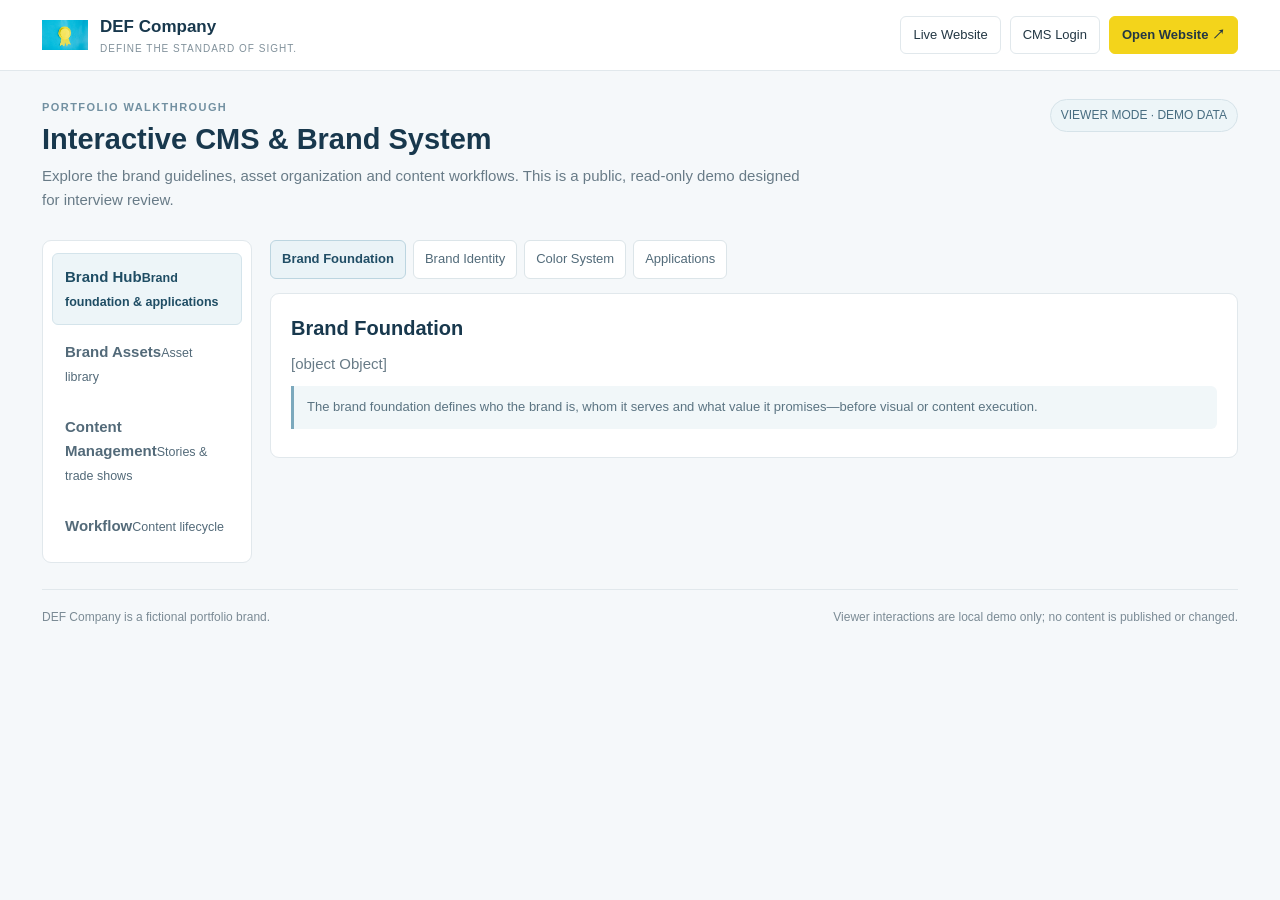
<file: interview-demo.html>
<!doctype html>
<html lang="zh-CN"><head><meta charset="utf-8"><meta name="viewport" content="width=device-width,initial-scale=1"><title>DEF Company | Interactive Portfolio Demo</title><meta name="description" content="Interactive, read-only portfolio walkthrough of DEF Company's brand hub, asset library and content management workflow."><style>
:root{--navy:#18384d;--blue:#2f6d91;--yellow:#f3d41b;--ink:#233744;--muted:#687b87;--line:#e1e8ec;--paper:#f5f8fa;--white:#fff}*{box-sizing:border-box}body{margin:0;background:var(--paper);color:var(--ink);font:15px/1.6 Inter,Arial,"Noto Sans SC",sans-serif}.top{background:#fff;border-bottom:1px solid var(--line);position:sticky;top:0;z-index:5}.topin{max-width:1240px;margin:auto;padding:12px 22px;display:flex;align-items:center;justify-content:space-between;gap:14px}.brand{display:flex;align-items:center;gap:12px}.brand img{width:46px;height:46px;object-fit:contain}.brand strong{display:block;color:var(--navy);font-size:17px}.brand small{display:block;color:#81919b;font-size:10px;letter-spacing:.1em}.toplinks{display:flex;gap:9px;flex-wrap:wrap}.toplinks a,.toplinks button{border:1px solid var(--line);background:#fff;color:var(--ink);padding:8px 12px;border-radius:6px;text-decoration:none;font:inherit;font-size:13px;cursor:pointer}.toplinks .live{background:var(--yellow);border-color:var(--yellow);font-weight:700}.shell{max-width:1240px;margin:auto;padding:28px 22px 60px}.intro{display:flex;justify-content:space-between;align-items:flex-start;gap:18px;margin-bottom:22px}.eyebrow{font-size:11px;font-weight:750;letter-spacing:.13em;color:#7290a1;text-transform:uppercase}.intro h1{font-size:29px;margin:4px 0;color:var(--navy);line-height:1.3}.intro p{margin:6px 0;color:var(--muted);max-width:760px}.readonly{border:1px solid #d6e3e9;background:#edf5f8;border-radius:20px;padding:6px 10px;font-size:12px;color:#476c80;white-space:nowrap}.layout{display:grid;grid-template-columns:210px minmax(0,1fr);gap:18px}.sidebar{background:#fff;border:1px solid var(--line);border-radius:9px;padding:9px;align-self:start;position:sticky;top:82px}.sidebar button{display:block;width:100%;border:1px solid transparent;background:transparent;text-align:left;padding:11px 12px;border-radius:6px;cursor:pointer;color:#536a79;font:inherit;margin:3px 0}.sidebar button.active{background:#edf5f8;border-color:#d4e4eb;color:#1f4d64;font-weight:700}.sidebar button:hover{background:#f5f8fa}.panel{min-width:0}.card{background:#fff;border:1px solid var(--line);border-radius:9px;padding:18px 20px;margin-bottom:13px}.card h2{font-size:20px;color:var(--navy);margin:0 0 8px}.card h3{font-size:17px;color:#31556a;margin:16px 0 8px}.card h4{font-size:15px;margin:12px 0 5px;color:#3b5667}.card p{color:var(--muted);margin:4px 0 9px}.card ul{margin:4px 0 0;padding-left:20px;color:#5d707d}.card li{margin:5px 0}.tabbar{display:flex;flex-wrap:wrap;gap:7px;margin:0 0 14px}.tabbar button,.filterbar button{border:1px solid #dce5e9;background:#fff;color:#526b7a;border-radius:6px;padding:8px 11px;cursor:pointer;font:inherit;font-size:13px}.tabbar button.active,.filterbar button.active{background:#eaf3f7;border-color:#bcd5e0;color:#214e66;font-weight:700}.grid{display:grid;grid-template-columns:repeat(2,minmax(0,1fr));gap:10px}.mini{border:1px solid #e5ecef;border-radius:7px;padding:12px}.mini strong{display:block;color:#345366}.mini p{font-size:13px;margin:5px 0 0}.tablewrap{overflow:auto}.table{width:100%;border-collapse:collapse;min-width:540px;font-size:14px}.table th,.table td{text-align:left;vertical-align:top;padding:10px;border-bottom:1px solid #e8edef}.table th{background:#f4f7f8;color:#536a79}.table td{color:#617582}.button{background:var(--yellow);border:1px solid #ddc700;color:#27343b;border-radius:6px;padding:9px 13px;font-weight:700;cursor:pointer}.filterbar{display:flex;gap:7px;flex-wrap:wrap;margin-bottom:12px}.records{display:grid;gap:8px}.record{display:flex;justify-content:space-between;align-items:center;gap:12px;padding:12px 14px;border:1px solid var(--line);border-radius:7px;background:#fff;text-align:left;cursor:pointer;color:inherit;width:100%;font:inherit}.record:hover{border-color:#9abed1;background:#f8fcfe}.record strong{display:block;color:#2c4c60}.record small{color:#7a8b95}.record .arrow{color:#7892a1}.assets{display:grid;grid-template-columns:repeat(3,minmax(0,1fr));gap:10px}.asset{border:1px solid var(--line);border-radius:8px;overflow:hidden;background:#fff;cursor:pointer;text-align:left;color:inherit;padding:0;font:inherit}.asset .visual{height:110px;background:linear-gradient(135deg,#e9f1f5,#cbdce6);display:flex;align-items:center;justify-content:center;color:#476c80;font-weight:700;letter-spacing:.05em}.asset:nth-child(3n+2) .visual{background:linear-gradient(135deg,#f8f1db,#e9d88d)}.asset:nth-child(3n) .visual{background:linear-gradient(135deg,#e7eee9,#bfd6c9)}.asset div:last-child{padding:10px}.asset strong{display:block;font-size:14px}.asset small{color:var(--muted)}.notice{border-left:3px solid #7ca9bd;background:#f1f7f9;padding:11px 13px;border-radius:0 6px 6px 0;color:#5b7482;font-size:13px;margin:10px 0}.modal{position:fixed;inset:0;background:#142d3b99;display:none;align-items:center;justify-content:center;padding:18px;z-index:20}.modal.open{display:flex}.modalbox{max-width:700px;width:100%;max-height:88vh;overflow:auto;background:#fff;border-radius:10px;padding:22px}.modalhead{display:flex;justify-content:space-between;gap:12px;align-items:center}.modalhead h2{margin:0;color:var(--navy)}.close{border:1px solid var(--line);border-radius:5px;background:white;padding:7px 10px;cursor:pointer}.footer{border-top:1px solid var(--line);padding-top:18px;margin-top:26px;color:#7b8b95;font-size:12px;display:flex;justify-content:space-between;gap:12px;flex-wrap:wrap}@media(max-width:800px){.layout{grid-template-columns:1fr}.sidebar{position:static;display:flex;overflow:auto}.sidebar button{min-width:140px}.assets{grid-template-columns:repeat(2,minmax(0,1fr))}.intro{display:block}.readonly{display:inline-block;margin-top:10px}}@media(max-width:520px){.topin{align-items:flex-start}.toplinks{justify-content:flex-end}.shell{padding:20px 14px}.grid{grid-template-columns:1fr}.assets{grid-template-columns:1fr}.brand small{display:none}}
</style></head><body>
<header class="top"><div class="topin"><div class="brand"><img src="/images/logo.jpg" alt="DEF logo"><div><strong>DEF Company</strong><small>DEFINE THE STANDARD OF SIGHT.</small></div></div><div class="toplinks"><a href="/" target="_blank" rel="noopener">Live Website</a><a href="/admin/" target="_blank" rel="noopener">CMS Login</a><button class="live" onclick="window.open('/','_blank')">Open Website ↗</button></div></div></header>
<div class="shell"><div class="intro"><div><div class="eyebrow">Portfolio walkthrough</div><h1>Interactive CMS & Brand System</h1><p>Explore the brand guidelines, asset organization and content workflows. This is a public, read-only demo designed for interview review.</p></div><span class="readonly">VIEWER MODE · DEMO DATA</span></div>
<div class="layout"><nav class="sidebar" id="nav"></nav><main class="panel" id="panel"></main></div><div class="footer"><span>DEF Company is a fictional portfolio brand.</span><span>Viewer interactions are local demo only; no content is published or changed.</span></div></div>
<div class="modal" id="modal" onclick="if(event.target===this)closeModal()"><div class="modalbox"><div class="modalhead"><h2 id="modalTitle"></h2><button class="close" onclick="closeModal()">Close</button></div><div id="modalBody"></div></div></div>
<script>
const navItems=[['brand','Brand Hub','Brand foundation & applications'],['assets','Brand Assets','Asset library'],['content','Content Management','Stories & trade shows'],['workflow','Workflow','Content lifecycle']];
let active='brand',sub='foundation',contentTab='stories',filter='all',guidelines=null,shows=[],articles=[];
const nav=document.getElementById('nav'),panel=document.getElementById('panel');
function esc(s){return String(s??'').replace(/[&<>"]/g,c=>({'&':'&amp;','<':'&lt;','>':'&gt;','"':'&quot;'}[c]))}
function card(title,body){return '<section class="card"><h2>'+title+'</h2>'+body+'</section>'}
function list(arr){return '<ul>'+((arr||[]).map(x=>'<li>'+esc(x)+'</li>').join(''))+'</ul>'}
function tabs(items,current,fn){return '<div class="tabbar">'+items.map(([id,label])=>'<button class="'+(id===current?'active':'')+'" onclick="'+fn+'(\''+id+'\')">'+label+'</button>').join('')+'</div>'}
function switchNav(id){active=id;render()}
function setSub(id){sub=id;render()}
function setContentTab(id){contentTab=id;render()}
function setFilter(id){filter=id;render()}
function renderNav(){nav.innerHTML=navItems.map(([id,title,desc])=>'<button class="'+(id===active?'active':'')+'" onclick="switchNav(\''+id+'\')"><strong>'+title+'</strong><small>'+desc+'</small></button>').join('')}
function render(){
 renderNav();
 if(active==='brand')renderBrand();else if(active==='assets')renderAssets();else if(active==='content')renderContent();else renderWorkflow();
}
function renderBrand(){
 const b=guidelines||{};
 const sections=[['foundation','Brand Foundation'],['identity','Brand Identity'],['colors','Color System'],['applications','Applications']];
 panel.innerHTML=tabs(sections,sub,'setSub')+(sub==='foundation'?renderFoundation(b):sub==='identity'?renderIdentity(b):sub==='colors'?renderColors(b):renderApplications(b));
}
function renderFoundation(b){const f=b.foundation||{};return card('Brand Foundation', '<p>'+esc(f)+'</p><div class="notice">The brand foundation defines who the brand is, whom it serves and what value it promises—before visual or content execution.</div>')}
function renderIdentity(b){return card('Brand Identity', '<div class="grid"><div class="mini"><strong>Logo system</strong><p>Primary color, reverse white and monochrome variants with usage rules.</p></div><div class="mini"><strong>Verbal identity</strong><p>Voice, tone by context, terminology and writing principles.</p></div><div class="mini"><strong>Typography</strong><p>Font family, hierarchy and practical layout usage.</p></div><div class="mini"><strong>Imagery</strong><p>Product, application, technical and trade-show imagery standards.</p></div></div>')}
function renderColors(b){const colors=b.colors||[];return card('Color System','<p>Colors are grouped by role and usage; click a swatch to inspect its details.</p><div class="assets">'+colors.map(c=>'<button class="asset" onclick="openModal(\''+esc(c.name)+'\',\'<p><b>HEX:</b> '+esc(c.hex)+'<br><b>Role:</b> '+esc(c.role)+'<br><b>Usage:</b> '+esc(c.use)+'</p>\')"><div class="visual" style="background:'+esc(c.hex)+';color:'+contrast(c.hex)+'">'+esc(c.hex)+'</div><div><strong>'+esc(c.name)+'</strong><small>'+esc(c.role)+'</small></div></button>').join('')+'</div>')}
function contrast(hex){return /^#([0-9a-f]{6})$/i.test(hex)&&parseInt(hex.slice(1,3),16)*.299+parseInt(hex.slice(3,5),16)*.587+parseInt(hex.slice(5,7),16)*.114>160?'#223':'#fff'}
function renderApplications(b){const a=b.applications||{},t=a.tradeShow||{};return card('Applications · Brand in practice','<p>Website, social and exhibition applications with reusable standards and a measurable workflow.</p><div class="grid"><div class="mini"><strong>Website</strong>'+list(a.website?.rules||[])+'</div><div class="mini"><strong>Social Media</strong><h4>Single-image template</h4>'+list(a.social?.singleImage||[])+'<h4>Carousel</h4>'+list(a.social?.carousel||[])+'<h4>Video</h4>'+list(a.social?.video||[])+'</div></div>')+card('Trade Show Management','<p>'+esc(t.summary||'')+'</p><h3>Pre-show</h3>'+list(t.pre||[])+'<h3>On-site</h3>'+list(t.onsite||[])+'<h3>Post-show</h3>'+list(t.post||[]))+card('Workflow & Evaluation','<div class="notice">'+esc(t.funnel?.title||'')+'</div><div class="grid">'+(t.funnel?.steps||[]).map((s,i)=>'<div class="mini"><strong>'+String(i+1).padStart(2,'0')+' · '+esc(s.name)+'</strong><p>'+esc(s.detail)+'</p></div>').join('')+'</div><h3>Event KPIs</h3>'+list(t.kpis||[])+'<p><b>CPL formula:</b> Total exhibition cost ÷ qualified leads.</p><h3>Lead qualification</h3>'+list((t.leadTierDefinitions||[]).map(x=>x.tier+' · '+x.name+'：'+x.definition)))+card('Operational Templates','<div class="grid">'+(t.trackingSheets||[]).map(s=>'<div class="mini"><strong>'+esc(s.name)+'</strong><p>'+esc(s.purpose)+'</p><p><b>Fields:</b> '+esc((s.fields||[]).join(' · '))+'</p></div>').join('')+'</div>')}
function renderAssets(){const items=[['Logo','Brand logo variants and usage files'],['Color','Palette swatches and approved values'],['Typography','Font and type hierarchy references'],['Imagery','Product, application, technical and exhibition visuals'],['Templates','Social, video, event and print templates'],['Documents','Whitepapers, product catalogs and supporting files']];panel.innerHTML=card('Brand Assets Library','<p>Asset categories are organized for reusable brand material. Select a category to view its scope.</p><div class="assets">'+items.map((x,i)=>'<button class="asset" onclick="openModal(\''+esc(x[0])+'\',\'<p>'+esc(x[1])+'</p><div class=notice>Demo preview: asset details are viewable; file replacement and uploads are disabled in viewer mode.</div>\')"><div class="visual">'+x[0].toUpperCase()+'</div><div><strong>'+esc(x[0])+'</strong><small>'+esc(x[1])+'</small></div></button>').join('')+'</div>')+card('Asset governance','<ul><li>Keep approved source files and export variants together.</li><li>Use clear filenames, format and version labels.</li><li>Separate brand-approved assets from working drafts.</li><li>Review usage rights and technical specifications before publishing.</li></ul>')}
function renderContent(){const showtab=contentTab==='shows';const records=showtab?shows:articles;const filtered=records.filter(x=>filter==='all'||String(x.status||'').toLowerCase()===filter);panel.innerHTML=tabs([['stories','Stories'],['shows','Upcoming Shows']],contentTab,'setContentTab')+card(showtab?'Upcoming Shows':'Stories', '<p>Open an item to inspect its content fields and publishing context.</p><div class="filterbar">'+[['all','All'],['published','Published'],['draft','Draft']].map(([id,l])=>'<button class="'+(filter===id?'active':'')+'" onclick="setFilter(\''+id+'\')">'+l+'</button>').join('')+'</div><div class="records">'+(filtered.length?filtered.map((x,i)=>'<button class="record" onclick="openRecord('+i+',\''+(showtab?'shows':'stories')+'\')"><span><strong>'+esc(x.title||x.name||'Untitled')+'</strong><small>'+esc(x.date||x.start_date||x.status||'')+'</small></span><span class="arrow">Open →</span></button>').join(''):'<p>No records in this filter.</p>')+'</div>')+card('Viewer permissions','<div class="notice">Read-only preview. Records, buttons and detail panels are interactive, but Save, Publish, Delete and file uploads are disabled. Your GitHub repository is not connected to this public view.</div>')}
function openRecord(i,type){const list=type==='shows'?shows:articles;const x=list[i];if(!x)return;let body='<dl>';Object.entries(x).forEach(([k,v])=>{if(typeof v==='object')v=Array.isArray(v)?v.join(', '):JSON.stringify(v);body+='<dt><b>'+esc(k)+'</b></dt><dd>'+esc(v)+'</dd>'});body+='</dl><div class="notice">This is a public demonstration. This view cannot save or publish content.</div>';openModal(x.title||x.name||'Record',body)}
function renderWorkflow(){panel.innerHTML=card('Content Lifecycle','<div class="grid"><div class="mini"><strong>Draft</strong><p>Save working copy; review copy and metadata.</p></div><div class="mini"><strong>Review</strong><p>Check accuracy, brand consistency, links, images and CTA.</p></div><div class="mini"><strong>Publish</strong><p>Publish approved content to the website.</p></div><div class="mini"><strong>Measure</strong><p>Review traffic, engagement and qualified lead outcomes.</p></div></div>')+card('Content types','<h3>Stories</h3><p>Long-form content, industry insights, applications and case-study-style material.</p><h3>Trade Show Articles</h3><p>Pre-show announcements, on-site coverage and post-show recaps.</p><h3>Upcoming Shows</h3><p>Event cards with dates, locations, booth details, topic tags and booking CTA.</p>')+card('Editorial checklist','<ul><li>Content title, category, industry and topic tags are consistent.</li><li>Cover image, alt text and CTA are relevant and functional.</li><li>Product claims and technical statements are evidence-based.</li><li>Links and campaign tracking are tested before publish.</li></ul>')}
function openModal(title,body){document.getElementById('modalTitle').textContent=title;document.getElementById('modalBody').innerHTML=body;document.getElementById('modal').classList.add('open')}
function closeModal(){document.getElementById('modal').classList.remove('open')}
Promise.all([fetch('/data/brand-guidelines.json').then(r=>r.ok?r.json():null).catch(()=>null),fetch('/data/events.json').then(r=>r.ok?r.json():null).catch(()=>null),fetch('/data/database.json').then(r=>r.ok?r.json():null).catch(()=>null)]).then(([g,e,d])=>{guidelines=g||{};shows=(e?.exhibitions||[]).map(x=>({...x,status:'Published'}));articles=(d?.articles||[]).map(x=>({...x,status:'Published',type:'Story'}));render()});
</script></body></html>
</file>
